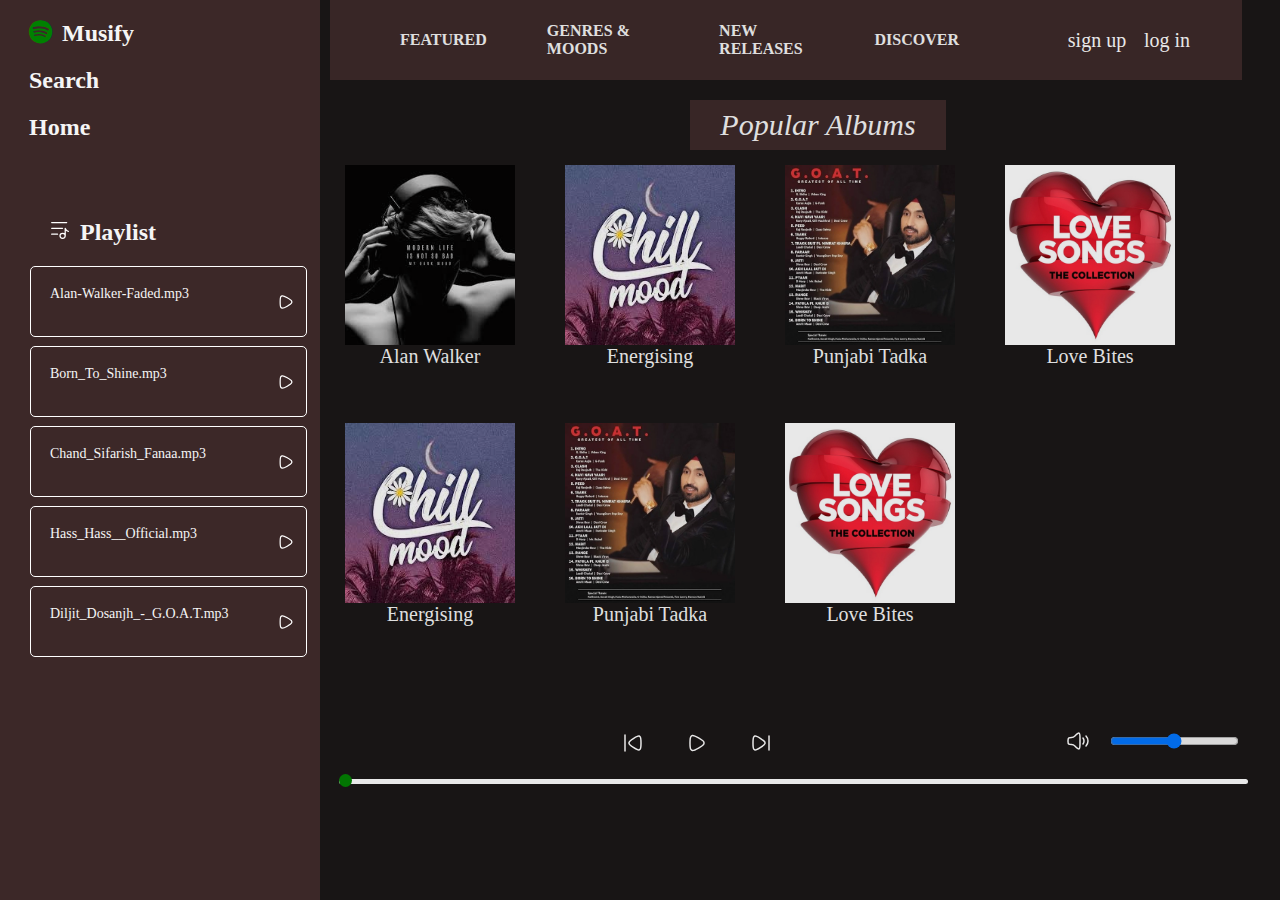
<file: index.html>
<!DOCTYPE html>
<html lang="en">

<head>
    <meta charset="UTF-8">
    <meta name="viewport" content="width=device-width, initial-scale=1.0">
    <title>Document</title>
</head>
<link rel="stylesheet" href="https://cdnjs.cloudflare.com/ajax/libs/font-awesome/6.5.1/css/all.min.css">
<link rel="stylesheet" href="style.css">


<body>
    
        <div class="box2">
            <div class="leftbox">
                <div class="above">
                    
                    
                    <h2><i id="icon2" class="fa-brands fa-spotify" style="color:green"></i>Musify <img src="img/cut.svg"   alt=""> </h2>
                    
                    
                    <h2>Search</h2>
                    <h2>Home</h2>
                    
                    
                </div>
                <div class="bottom">
                    <h2> <img src="img/playlist.svg" alt="">Playlist</h2>
                    
                    <div class="songList">
                        <ul>
                            <li>
                                   <div class="playn">
                                       <div class="info">
                                           <p> Alan-Walker-Faded.mp3</p> 
                                       </div>
                                    
                                    <div class="playnow">
                                        <img src="./img/play.svg" alt="">
                                   </div>
                               </div>
                            </li>
                            <li>
                                   <div class="playn">
                                       <div class="info">
                                           <p>Born_To_Shine.mp3</p>
                                       
                                       </div>
                                    <div class="playnow">
                                        <img src="./img/play.svg" alt="">
                                   </div>
                               </div>
                            </li>
                                
                                
                             <li>
                                    <div class="playn">
                                        <div class="info">
                                            <p>Chand_Sifarish_Fanaa.mp3</p>
                                        </div>
                                            
                                     <div class="playnow">
                                         <img src="./img/play.svg" alt="">
                                    </div>
                                </div>
                                 
                                 
                              </li>
                              <li>
                                         <div class="playn">
                                             <div class="info">
                                                 <p>Hass_Hass__Official.mp3</p>
                                             </div>
                                          
                                          <div class="playnow">
                                              <img src="./img/play.svg" alt="">
                                         </div>
                                     </div>
                                  </li>
                                  
                                  <li>
                                    <div class="playn">
                                        <div class="info">
                                            <p>Diljit_Dosanjh_-_G.O.A.T.mp3 </p>
                                        </div>
                                        <div class="playnow">
                                            <img src="./img/play.svg" alt="">
                                       </div>
                                       
                                       </div>
                                    </li>
                                  
                                </ul>
                                  
                                  
                                 
                                     
                                     
                                



                        </div>

                </div>
            </div>
            <div class="rightbox">
                <div class="nav">
                    <img src="img/hamburger.svg" alt="">
                    <h4>FEATURED</h4>
                    <h4>GENRES & MOODS</h4>
                    <h4>NEW RELEASES</h4>
                    <h4>DISCOVER</h4>
                    <div class="inner">
                        <a href="signup.html" class="btn">sign up</a>
                        <a href="login.html" class="btn">log in</a>

                    </div>
                </div>
                <div class="head">
                    <p class="para1">Popular Albums</p>

                </div>
                <div class="body">
                    <div class="cards">
                        <img src="img/english.jpg" alt="">
                        <p class="para">Alan Walker</p>
                    </div>
                    <div class="cards">
                        <img src="img/cover.jpg" alt="">
                        <p class="para">Energising</p>
                    </div>
                    <div class="cards">
                        <img src="img/diljit.jpg" alt="">
                        <p class="para">Punjabi Tadka</p>
                    </div>
                    <div class="cards">
                        <img src="img/love.jpg" alt="">
                        <p class="para">Love Bites</p>
                    </div>
                    <div class="cards">
                        <img src="img/cover.jpg" alt="">
                        <p class="para">Energising</p>
                    </div>
                    <div class="cards">
                        <img src="img/diljit.jpg" alt="">
                        <p class="para">Punjabi Tadka</p>
                    </div>
                    <div class="cards">
                        <img src="img/love.jpg" alt="">
                        <p class="para">Love Bites</p>
                    </div>
                   
                   


                </div>

                <div class="playbar">
                    <div class="svg">
                    <div class="songinfo">
                        
                    </div>
                         <div class="pbutton">

                             <img id="previous" src="img/previous.svg" alt="">
                             <img id="play" src="img/play.svg" alt="">
                             <img  id="next" src="img/next.svg" alt="">
                         </div>

                        <div class="timevol">
                            

                            
                            <div class="songtime">
                                
                                
                            </div>

                            <div class="volume">
                                <img  src="img/volume.svg" alt="" style="color: white;">
                                

                                    <input   type="range" width="10px" >
                                
                            </div>
                        </div>
                        </div>
                        <div class="seekbar">
                            <div class="circle">

                            </div>
                        </div>
                    </div>
                </div>
            </div>

        


</body>
<script src="script.js"> </script>

</html>
</file>
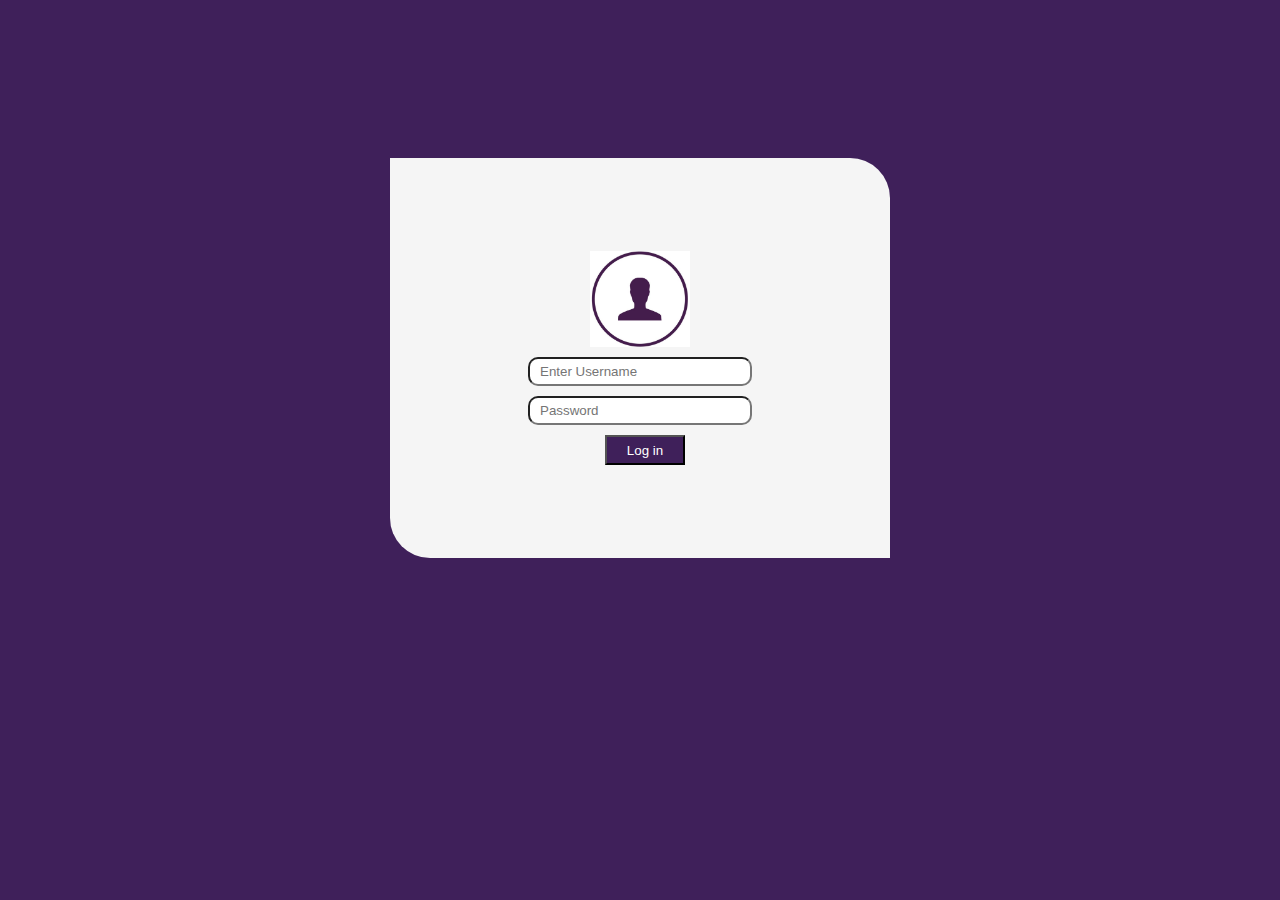
<file: login.html>
<!DOCTYPE html>
<html lang="en">

<head>
    <meta charset="UTF-8">
    <meta name="viewport" content="width=device-width, initial-scale=1.0">
    <title>Signup & Login Form</title>
    <style>
        body {
            display: flex;
            justify-content: center;
            align-items: center;
            background-color:  rgb(63 32 90);
            
        }

        .form-container {
          margin-top: 150px;
          
            width: 500px;
            height: 400px;
            display: flex;
            justify-content: center;
            align-items: center;
            flex-direction: column;
            background-color: whitesmoke;
            border-radius: 0px 40px;
        }

        .form-container input {
            padding: 0px 10px;
            display: flex;
            flex-direction: column;
           
            height: 25px;
            width: 200px;
            border-radius: 10px;
            margin: 10px 10px;
        }

        .form-container input[type="submit"] {
            background-color: dodgerblue;
    
    border: none;
    width: 71px;
    border-radius: 5px;
    padding: 4px 12px;
    margin-left: 80px;
        }
        .form-container img{
            width: 100px;
        }
        .head{
            display: flex;
    justify-content: space-around;
    height: 66px;
    width: 350px;
        }
        .btn1{
            border: none;
            background-color: whitesmoke;
            font-size: 20px;
            color:purple;
        }
        .btn2{
            border: none;
            background-color: whitesmoke;
            font-size: 20px;
            color:purple;
        }
        .btn{
            width: 80px;
            height: 30px;
            color: white;
            background-color:rgb(63 32 90);
            margin-left: 87px;            

        }
    </style>
</head>

<body>

    <div class="form-container">
       
        <img src="./img/user-defined.jpg" alt="">
        <div class="container">
            <form action="/login" method="post">
                
                <input name="username" type="text"  placeholder="Enter Username">
                <input name="password" type="password"  placeholder="Password">
                <button class="btn" type="submit">Log in</button>
            </form>
        </div>
        
    </div>
</file>
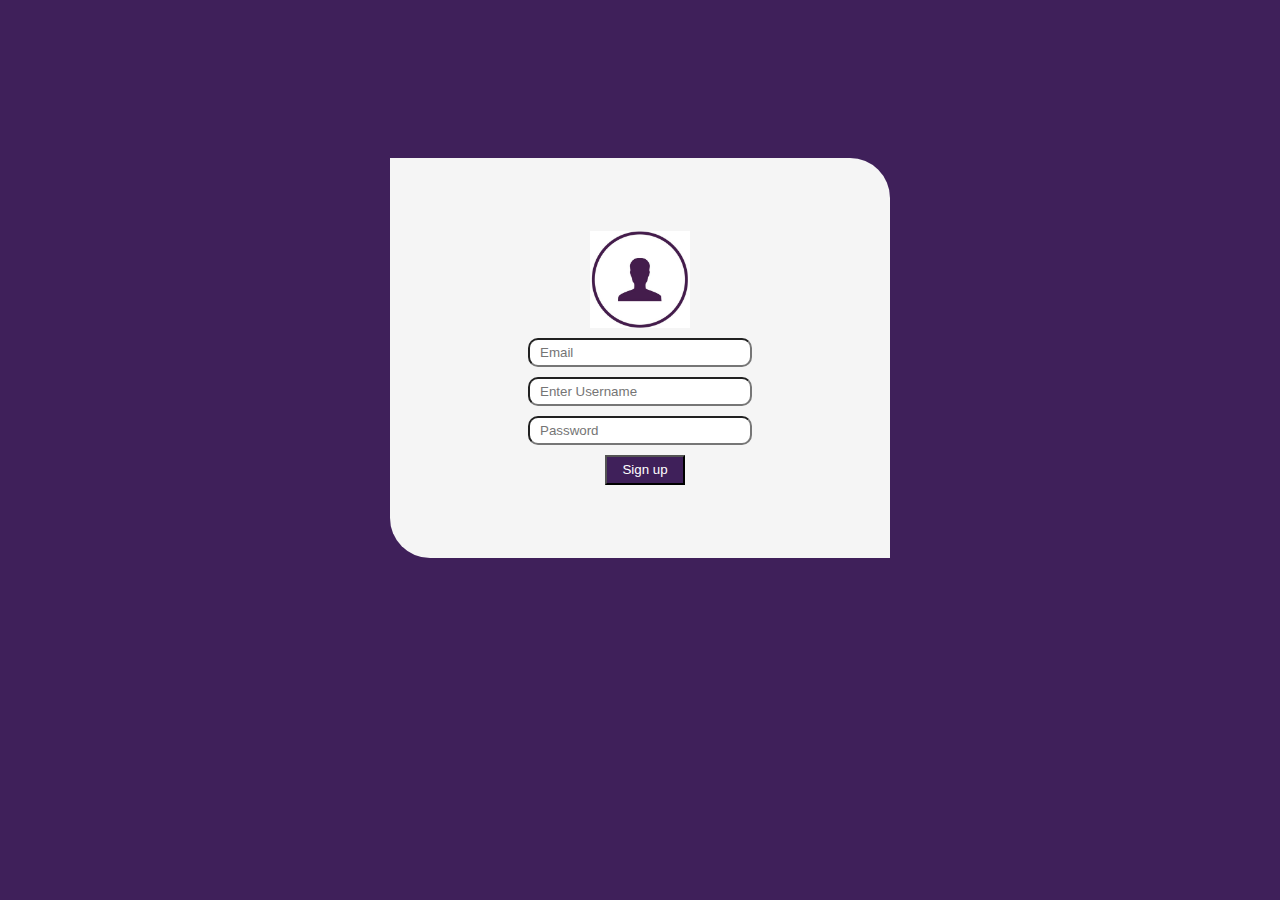
<file: signup.html>
<!DOCTYPE html>
<html lang="en">

<head>
    <meta charset="UTF-8">
    <meta name="viewport" content="width=device-width, initial-scale=1.0">
    <title>Signup & Login Form</title>
    <style>
        body {
            display: flex;
            justify-content: center;
            align-items: center;
            background-color:  rgb(63 32 90);
            
        }

        .form-container {
          margin-top: 150px;
          
            width: 500px;
            height: 400px;
            display: flex;
            justify-content: center;
            align-items: center;
            flex-direction: column;
            background-color: whitesmoke;
            border-radius: 0px 40px;
        }

        .form-container input {
            padding: 0px 10px;
            display: flex;
            flex-direction: column;
           
            height: 25px;
            width: 200px;
            border-radius: 10px;
            margin: 10px 10px;
        }

        .form-container input[type="submit"] {
            background-color: dodgerblue;
    
    border: none;
    width: 71px;
    border-radius: 5px;
    padding: 4px 12px;
    margin-left: 80px;
        }
        .form-container img{
            width: 100px;
        }
        .head{
            display: flex;
    justify-content: space-around;
    height: 66px;
    width: 350px;
        }
        .btn1{
            border: none;
            background-color: whitesmoke;
            font-size: 20px;
            color:purple;
        }
        .btn2{
            border: none;
            background-color: whitesmoke;
            font-size: 20px;
            color:purple;
        }
        .btn{
            width: 80px;
            height: 30px;
            color: white;
            background-color:rgb(63 32 90);
            margin-left: 87px;            

        }
    </style>
</head>

<body>

    <div class="form-container">
       
        <img src="./img/user-defined.jpg" alt="">
        <div class="container">
            <form action="/signup" method="post">
                <input name="email" type="text"  placeholder="Email">
                <input name="username" type="text"  placeholder="Enter Username">
                <input name="password" type="password"  placeholder="Password">
                <button class="btn" type="submit">Sign up</button>
            </form>
        </div>
        
    </div>
</file>
<file: style.css>
*{
    margin: 0;
    padding: 0;
}

.box2{
    display: grid;
    grid-template-columns: 25vw 75vw;
   background-color:#181515;
   
    width: 100%;
    height: 100vh;
}

 .leftbox{
    color: whitesmoke;
     padding: 20px,20px;
     display: grid;
     grid-template-rows: 170px 500px;
     background-color:#3c2828
     
}
 .leftbox h2{
    margin: 20px;
}
.leftbox h5{
    margin: 20px;
}
.rightbox{
    display: grid;
    opacity: 0.9;
    color: whitesmoke;
    grid-template-rows:  80px 70px 516px;
    position: relative;
}

.nav{
    background-color:#3c2828;
    padding: 20px 40px;
   margin: 0px 10px;
    display: flex;
    align-items:center;
    justify-content: center;
    width: 65vw;
}
.nav img{
    display: none;
    
}
.nav h4:hover{
    color: black;
    background-color: white;
    border: 1px solid white;
    border-radius: 18px;
    align-items: center;
}
#icon2 {
    
    margin-right: 10px;
}

.above h2 {
    margin-left: 29px;
}
.inner{
    padding: 0px 0px;
    display: flex;
    width: 280px;
    justify-content: end;
    align-items: center;
    margin: 0px 0px;
}
.btn{
    list-style: none;
    text-decoration: none;
    color: white;
    
    font-size: 20px;
    height: 40px;
    width: 70px;
    display: flex;
    align-items: center;
    justify-content: center;
}

.btn:hover{
    color: black;
background-color: white;
border: 1px solid white;
border-radius: 18px;
align-items: center;
}



.above{
    background-color:#3c2828;
    width: 24vw;
}
.bottom{
    background-color:#3c2828;
    padding: 10px 30px;
    width: 20vw;
}

.bottom img{
    margin-right: 10px;
    margin-top: 20px;
    height: 20px;
}

.nav h4{
    margin: 0px 25px;
    height: 30px;
    padding: 5px;
    display: flex;
    align-items: center;
}
.head{
    display: flex;
    align-items: center;
    justify-content: center; 
    width: 20vw;
    margin: 20px 370px;
    height: 50px;
    background-color:#3c2828;
    
    
}

 .para1{
    font-weight: 100;
    font-style: italic;
    font-size: 30px;
}
.head h2 :hover {
   border-bottom:blue
}
 .body{
     display: flex;
    flex-wrap: wrap;
    width: 75vw;
}
.cards{  
    display: flex;
    flex-direction: column;
    justify-content: center;
    align-items: center;
    margin: 10px;
    width: 160px;
    height:190px;
    cursor: pointer;
    
    transition: all .9s;
}
.cards img{
    width: 140px;
    height: 150px;
}
.cards:hover{
    background-color: rgb(105, 103, 103);
    cursor: pointer;
}
.songList{
    
    width: 33vw;
    height: 22vh;
    
}
.songList li {
    width: 290px;
    height: 64px;
    padding-top: 5px;
    padding-left: 19px;
    border: 1px solid white;
    border-radius: 5px;
    margin: 9px 0px;
    font-size: 14px;
    list-style-type: none;
    cursor: pointer;
    
}

.playn{
    display: flex;
    justify-content: space-between;
    align-items: center;
    
}
.playbar{
    display: flex;
    flex-direction: column;
    align-items: center;
    justify-content: center;
    /* height: 50vh; */
    color: whitesmoke;
    bottom: 0;
    width: 75vw;
    
 }
 .playbar img{
     margin: 0px 20px;
    }
    .svg{
        width: 94%;
        display: flex;
        justify-content:space-between;
        align-items: center;
    }
    .pbutton{
        display: flex;
        cursor: pointer;
    }
    .songtime{
        display: flex;
        justify-content: center;
        font-size: 17px;
    }
    .timevol{
        display: flex;
    }
    .volume{
        display: flex;
        justify-content: center;
        margin-bottom: 5px;
        cursor: pointer;
        
    }
    
    
    
    .seekbar {
        height: 5px;
        width: 96%;
        background:white;
        border-radius: 10px;
        
    bottom: 8px;
    cursor: pointer;
    margin-top: 21px;
}

.circle {
    width: 13px;
    height: 13px;
    border-radius: 13px;
    background-color:green;
    position: relative;
    bottom: 5px;
    left: 0%;
    transition: left 0.2s;
}
.above h2 img{
    display: none;

    
 }



@media (max-width: 1448px) {
    
    .box2{
        display:grid;
        grid-template-columns:25vw 75vw ;
    }
    .cards{
        display: flex;
        flex-direction: column;
        flex-wrap: wrap;
        width: 200px;
        height: 213px;
    }
   
.body{
    flex-wrap: wrap;
    width: 74vw;
    overflow-y: scroll;
    
}
.playbar{
    width: 74vw;
    height: 20vh;
}
.bottom{
    width:19vw;
}
.songlist,.songList li{
    width:20vw;
}
.cards img {
    flex-wrap: wrap;
    width: 170px;
    height: 180px;
    margin: 0px 10px;
}
.cards p{
    font-size: 20px;
}
.above h2 img{
   display: none;
   
}
.leftbox{
    background-color: #3c2828;
}
.head{
   width: 20vw;
}

}
@media (max-width: 935px) {
  
    .box2{
        display: grid;
        grid-template-columns: 36vw 98vw;
        background-color: #181515;
        width: 100vw;
        height: 100vh;
        
    }
    .body {
        width: 100vw;
        display: flex;
        justify-content: center;
        height: 64%;
        overflow-y: scroll;
    
}
   
    .bottom{
        margin-top: 27px;
        height: 340px;
        
        padding: 0px 19px;
        width: 84%;
    }
    .above{
        width: 37vw;
        background-color: #3c2828;
    }
    .leftbox{
        border-radius: 20px;
        width: 38vw;
        display: none;
       position: absolute;
       background-color: #3c2828;
       
       height: 690px;
       z-index: 1;
    }
    .songList  li{
        width: 29vw;
    }
    .nav{
        width: 80vw;
        display: flex;
        justify-content: space-between;
    }
    .nav img{
        display: block;
        height: 25px;
        width: 25px;
    }
   
    .rightbox{
        width: 100vw;
       
       display: flex;
       align-items: center;
       flex-direction: column;
       justify-content: center;
       height: 100vh;
    }
    .nav h4{
        display: none;
    }
    .head{
    width: 220px;
    }
    .body{
        width: 100vw;
    }
    .playbar{
        width:100vw;
    }
    .above h2 img{
        width: 25px;
        margin-left: 170px;
        display: block;
       
    }
    
    
    .above h2 img{
        width: 40px;
        margin-left: 200px;
        display: block;
        
    }
}

@media (max-width: 600px) {
    .box2{
        height: 100vh;
        width: 100vw;
    }
    .body{
        overflow-y: scroll;
        height: 100%;
        margin-bottom: 200px;
    }
    
    
    .svg{
        display: flex;
        flex-direction: column;
        height: 20vw;
    }
    .nav{
        width: 82vw;
    }
    .playbar{
        
        height: 200px;
        background-color: #3c2828;
        width: 100vw;
        
        border-radius: 17px;
        position: absolute;
        
        
        
        
    }
    .rightbox{
        width: 100vw;
        height: 100vh;
        display: flex;
        align-items: center;
        justify-content: center;
    
       
    }
   
    .cards{
        width: 200px;
        height: 240px;
        
    }
    .cards img{
        width: 180px;
        height: 200px;
    }
    .leftbox{
        width: 60vw;
        height: 62%;
        position: absolute;
        z-index: 2;
        background-color: #3c2828;
        display: none;
        border-radius: 11px
    }
    .bottom {
        background-color: #3c2828;
        
        width: 50vw;
        overflow-y: scroll;
        border-radius: 20px;
    }
    .above {
        width: 50vw;
        background-color: #3c2828;
    }
    
   
    .songList {
        width: 50vw;
    }
    .songList li{
        width: 50vw;
    } 
    
 }
     @media (max-width: 450px) {
        .above h2 img{
            width: 30px;
            margin-left: 140px;
        }
        .rightbox{
            height: 80vh;
        }
        .body{
            overflow-y: scroll;
            height: 80vh;
            display: flex;
            flex: wrap;
            /* align-items: center; */
            justify-content: center;
            margin-bottom: 0;
        }
       
        .box2{
            width: 100vw;
            height: 100vh;
        }
        .nav{
            width:73vw;
        }
       
         .bottom{
            margin-top: 27px;
            height: 340px;
            overflow-y: scroll;
            padding: 0px 19px;
            width: 60vw;
            border-radius: 20px;
        }
        .bottom h2{
            width: 300px;
            height: 58px;
        } 
         .bottom h2 img{
        font-size: 100px;
        } 
         
        .leftbox{
            width: 75vw;
            height: 60%;
        }
        .songList{
            width: 68vw;
        }
        .songList li{
            width: 58vw;
        }
        .cards{
            width: 129px;
            height: 224px;
        }
        .cards p{
            font-size: 17px;
        }
        .cards img{
            width: 128px;
            height: 200px;
        }
        .head{
            width: 200px;
        }
        .head p{
            font-size: 20px;
        }
        .para1 {
            font-size: 35px;
        }
        .playbar{
         position: fixed;
        }
        .svg{
            display: flex;
            flex-direction: column;
            height: 117px;
        }
    }
</file>
